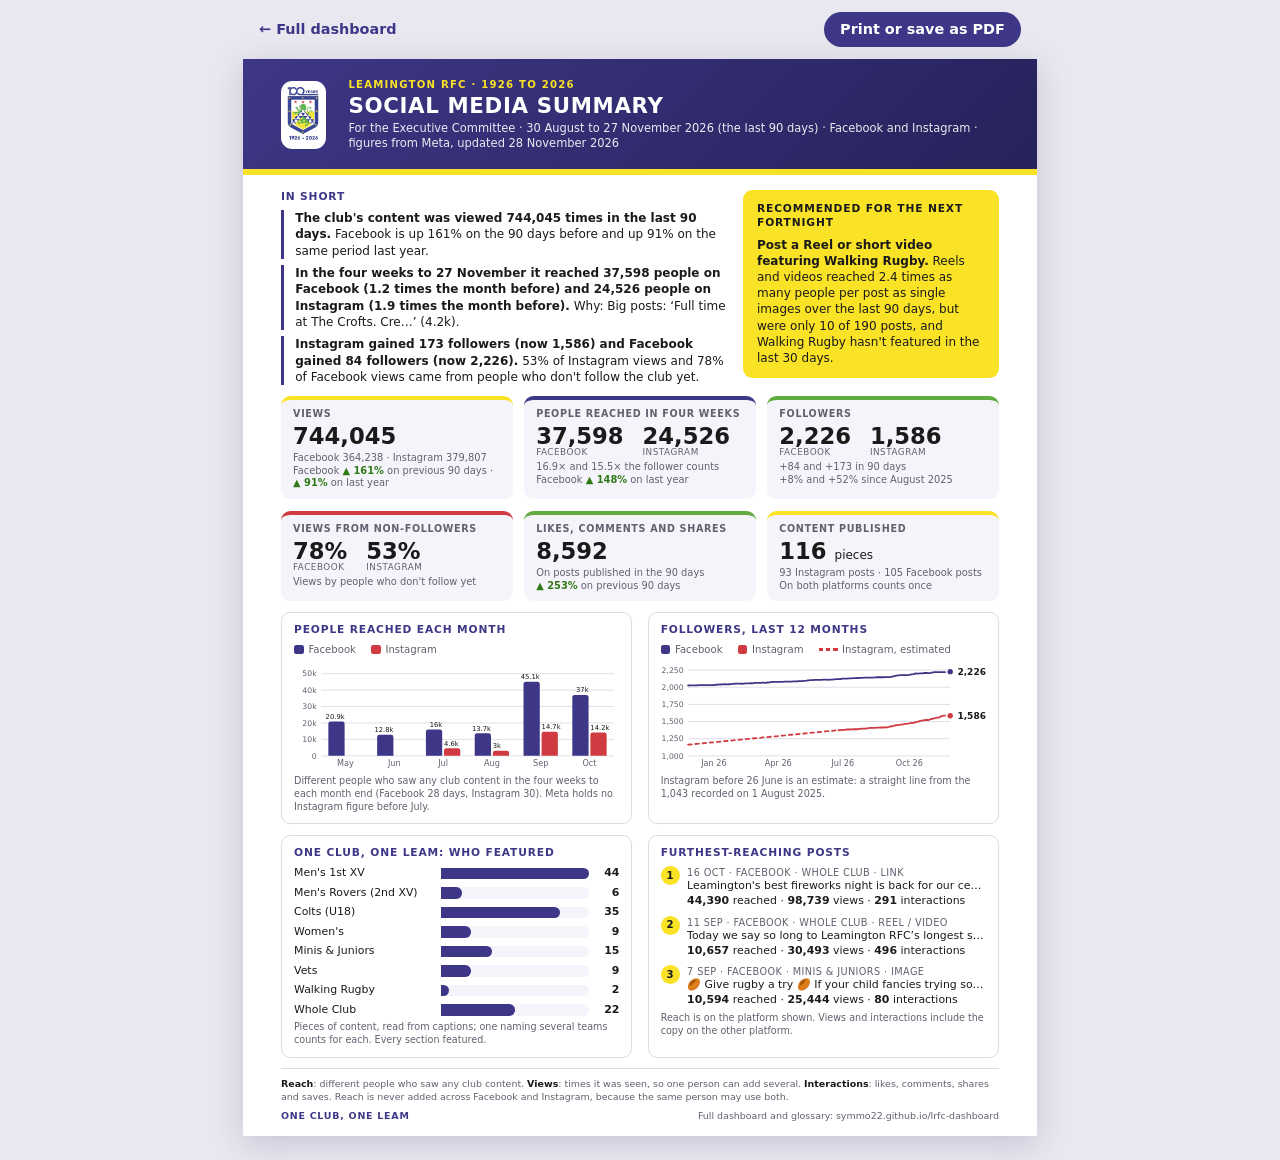
<file: docs/exec.html>
<!DOCTYPE html>
<html lang="en">
<head>
<meta charset="UTF-8">
<meta name="viewport" content="width=device-width, initial-scale=1">
<title>Leamington RFC · Social media summary for the Executive Committee</title>
<link rel="stylesheet" href="https://api.fontshare.com/v2/css?f[]=supreme@400,700&display=swap">
<style>
:root{color-scheme:light;--blue:#3E3787;--yellow:#FAE226;--red:#CF3B41;--green:#60AC3F;--ink:#1a1a1a;--muted:#62606f;--soft:#f5f4fa;--line:#dddbe6}
*{box-sizing:border-box}
html{background:#e9e8f0}
body{margin:0;font-family:'Supreme',system-ui,-apple-system,'Segoe UI',sans-serif;color:var(--ink);line-height:1.35;font-size:10.2pt}
.bar{max-width:210mm;margin:0 auto;padding:12px 16px;display:flex;gap:12px;align-items:center;justify-content:space-between;font-size:.9rem}
.bar a{color:var(--blue);font-weight:700;text-decoration:none}
.bar button{font:inherit;font-weight:700;background:var(--blue);color:#fff;border:0;border-radius:999px;padding:.5rem 1rem;cursor:pointer}
.sheet{background:#fff;max-width:210mm;margin:0 auto 24px;box-shadow:0 8px 30px rgba(38,34,90,.18);overflow:hidden}
.head{background:linear-gradient(135deg,#3E3787 0%,#26225A 100%);color:#fff;padding:5mm 10mm 4.5mm;display:flex;align-items:center;gap:6mm;border-bottom:1.6mm solid var(--yellow);-webkit-print-color-adjust:exact;print-color-adjust:exact}
.head .crest{background:#fff;border-radius:3mm;padding:1.4mm 1.6mm;flex-shrink:0}
.head .crest img{height:15mm;display:block}
.head .kicker{color:var(--yellow);font-weight:700;font-size:7.6pt;letter-spacing:.12em;text-transform:uppercase}
.head h1{margin:.4mm 0 0;font-size:16pt;line-height:1.1;text-transform:uppercase;letter-spacing:.03em}
.head p{margin:1mm 0 0;font-size:8.6pt;opacity:.9}
.body{padding:4mm 10mm 3.5mm;display:grid;gap:2.8mm;grid-template-columns:minmax(0,1fr)}
.short>*,.two>*,.tiles>*,.top li>div{min-width:0}
h2{margin:0 0 1.6mm;font-size:8pt;text-transform:uppercase;letter-spacing:.08em;color:var(--blue)}
.short{display:grid;grid-template-columns:minmax(0,1.75fr) minmax(0,1fr);gap:4mm}
.short ol{margin:0;padding:0;list-style:none;display:grid;gap:1.7mm}
.short li{font-size:9pt;padding-left:3mm;border-left:1mm solid var(--blue)}
.rec{background:var(--yellow);border-radius:2.5mm;padding:3.2mm 3.6mm;font-size:9pt;align-self:start;-webkit-print-color-adjust:exact;print-color-adjust:exact}
.rec h2{color:var(--ink)}
.tiles{display:grid;grid-template-columns:repeat(3,minmax(0,1fr));gap:3mm}
.tile{background:var(--soft);border-radius:2.5mm;padding:2.2mm 3.2mm 2.4mm;border-top:1.1mm solid var(--blue);-webkit-print-color-adjust:exact;print-color-adjust:exact}
.tile h3{margin:0 0 1mm;font-size:7.2pt;text-transform:uppercase;letter-spacing:.07em;color:var(--muted)}
.tile .big{font-size:17pt;font-weight:700;line-height:1.05}
.tile .pair{display:flex;gap:5mm}
.tile .pair div{display:flex;flex-direction:column}
.tile .pair small{font-size:6.6pt;text-transform:uppercase;letter-spacing:.06em;color:var(--muted);font-weight:400}
.tile .sub{font-size:7.4pt;color:var(--muted);margin-top:.9mm;line-height:1.3}
.tile .unit{font-size:9pt;font-weight:400}
.up{color:#2f7a16;font-weight:700}.down{color:#b3262c;font-weight:700}.flat{color:var(--muted);font-weight:700}
.two{display:grid;grid-template-columns:repeat(2,minmax(0,1fr));gap:4mm}
.panel{border:.3mm solid var(--line);border-radius:2.5mm;padding:2.6mm 3.2mm}
.panel svg{width:100%;height:auto;display:block;font-family:inherit}
.legend{display:flex;gap:4mm;font-size:7.6pt;color:var(--muted);margin:0 0 1mm;flex-wrap:wrap}
.legend i{display:inline-block;width:2.6mm;height:2.6mm;border-radius:.6mm;margin-right:1.2mm;vertical-align:-.3mm;-webkit-print-color-adjust:exact;print-color-adjust:exact}
.legend i.dash{background:repeating-linear-gradient(90deg,var(--red) 0 1.1mm,transparent 1.1mm 1.9mm);height:.7mm;width:5mm;vertical-align:.7mm;border-radius:0}
.cap{font-size:7.2pt;color:var(--muted);margin:1mm 0 0}
.cov{display:grid;gap:1.25mm}
.cov .row{display:grid;grid-template-columns:37mm 1fr 6mm;gap:2mm;align-items:center;font-size:8.2pt}
.cov .track{height:3mm;background:var(--soft);border-radius:1.5mm;-webkit-print-color-adjust:exact;print-color-adjust:exact}
.cov .fill{height:100%;background:var(--blue);border-radius:0 1.5mm 1.5mm 0;-webkit-print-color-adjust:exact;print-color-adjust:exact}
.cov .n{text-align:right;font-weight:700;font-variant-numeric:tabular-nums}
.cov .row.zero{color:#b3262c;font-weight:700}
.top{margin:0;padding:0;list-style:none;display:grid;gap:1.8mm}
.top li{display:grid;grid-template-columns:5mm 1fr;gap:2mm;font-size:8.2pt}
.top .rank{background:var(--yellow);border-radius:50%;width:5mm;height:5mm;display:grid;place-items:center;font-weight:700;font-size:7.6pt;-webkit-print-color-adjust:exact;print-color-adjust:exact}
.top .meta{color:var(--muted);font-size:7.3pt;text-transform:uppercase;letter-spacing:.04em}
.top .capt{white-space:nowrap;overflow:hidden;text-overflow:ellipsis}
.top a{color:inherit;text-decoration:none}
.foot{border-top:.3mm solid var(--line);padding-top:2.4mm;font-size:7.1pt;color:var(--muted);display:grid;gap:1mm}
.foot b{color:var(--ink)}
.foot .sig{display:flex;justify-content:space-between;gap:4mm;margin-top:.6mm}
.foot .sig span:first-child{color:var(--blue);font-weight:700;letter-spacing:.08em}
@media (max-width:640px){body{font-size:11pt}.short,.two{grid-template-columns:minmax(0,1fr)}.tiles{grid-template-columns:repeat(2,minmax(0,1fr))}.head{padding:16px}.body{padding:14px}.head h1{font-size:15pt}.tile .big{font-size:15pt}.tile .pair{gap:3mm}.foot .sig{flex-direction:column;gap:1mm}}
/* the measuring copy must use the print layout whatever the screen width */
.measuring .short{grid-template-columns:minmax(0,1.75fr) minmax(0,1fr)}.measuring .two{grid-template-columns:repeat(2,minmax(0,1fr))}.measuring .tiles{grid-template-columns:repeat(3,minmax(0,1fr))}
.measuring{font-size:10.2pt}.measuring .head{padding:5mm 10mm 4.5mm}.measuring .body{padding:4mm 10mm 3.5mm}.measuring .head h1{font-size:16pt}.measuring .tile .big{font-size:17pt}.measuring .tile .pair{gap:5mm}.measuring .foot .sig{flex-direction:row}
@page{size:A4;margin:0}
@media print{html{background:#fff}body{font-size:10.2pt}.bar{display:none}.head{padding:5mm 10mm 4.5mm}.body{padding:4mm 10mm 3.5mm}.head h1{font-size:16pt}.tile .big{font-size:17pt}.tile .pair{gap:5mm}.foot .sig{flex-direction:row}.sheet{box-shadow:none;margin:0;max-width:none;width:210mm}
.short{grid-template-columns:minmax(0,1.75fr) minmax(0,1fr)}.two{grid-template-columns:repeat(2,minmax(0,1fr))}.tiles{grid-template-columns:repeat(3,minmax(0,1fr))}.sheet{zoom:var(--fit,1)}}
</style>
</head>
<body>
<div class="bar"><a href="index.html">← Full dashboard</a><button type="button" onclick="window.print()">Print or save as PDF</button></div>
<article class="sheet">
  <header class="head">
    <div class="crest"><img src="[data-uri]" alt="Leamington RFC centenary crest"></div>
    <div>
      <div class="kicker">Leamington RFC · 1926 to 2026</div>
      <h1>Social media summary</h1>
      <p>For the Executive Committee · 30 August to 27 November 2026 (the last 90 days) · Facebook and Instagram · figures from Meta, updated 28 November 2026</p>
    </div>
  </header>
  <div class="body">
    <section class="short">
      <div><h2>In short</h2><ol><li><strong>The club's content was viewed 744,045 times in the last 90 days.</strong> Facebook is up 161% on the 90 days before and up 91% on the same period last year.</li><li><strong>In the four weeks to 27 November it reached 37,598 people on Facebook (1.2 times the month before) and 24,526 people on Instagram (1.9 times the month before).</strong> Why: Big posts: ‘Full time at The Crofts. Cre…’ (4.2k).</li><li><strong>Instagram gained 173 followers (now 1,586) and Facebook gained 84 followers (now 2,226).</strong> 53% of Instagram views and 78% of Facebook views came from people who don't follow the club yet.</li></ol></div>
      <div class="rec"><h2>Recommended for the next fortnight</h2><strong>Post a Reel or short video featuring Walking Rugby.</strong> Reels and videos reached 2.4 times as many people per post as single images over the last 90 days, but were only 10 of 190 posts, and Walking Rugby hasn't featured in the last 30 days.</div>
    </section>
    <section class="tiles"><div class='tile' style='border-top-color:#FAE226'><h3>Views</h3><div class='big'>744,045</div><div class='sub'>Facebook 364,238 · Instagram 379,807<br>Facebook <span class='up'>▲ 161%</span> on previous 90 days · <span class='up'>▲ 91%</span> on last year</div></div><div class='tile' style='border-top-color:#3E3787'><h3>People reached in four weeks</h3><div class='big'><div class='pair'><div>37,598<small>Facebook</small></div><div>24,526<small>Instagram</small></div></div></div><div class='sub'>16.9× and 15.5× the follower counts<br>Facebook <span class='up'>▲ 148%</span> on last year</div></div><div class='tile' style='border-top-color:#60AC3F'><h3>Followers</h3><div class='big'><div class='pair'><div>2,226<small>Facebook</small></div><div>1,586<small>Instagram</small></div></div></div><div class='sub'>+84 and +173 in 90 days<br>+8% and +52% since August 2025</div></div><div class='tile' style='border-top-color:#CF3B41'><h3>Views from non-followers</h3><div class='big'><div class='pair'><div>78%<small>Facebook</small></div><div>53%<small>Instagram</small></div></div></div><div class='sub'>Views by people who don't follow yet</div></div><div class='tile' style='border-top-color:#60AC3F'><h3>Likes, comments and shares</h3><div class='big'>8,592</div><div class='sub'>On posts published in the 90 days<br><span class='up'>▲ 253%</span> on previous 90 days</div></div><div class='tile' style='border-top-color:#FAE226'><h3>Content published</h3><div class='big'>116 <span class='unit'>pieces</span></div><div class='sub'>93 Instagram posts · 105 Facebook posts<br>On both platforms counts once</div></div></section>
    <section class="two"><div class='panel'><h2>People reached each month</h2><div class='legend'><span><i style='background:#3E3787'></i>Facebook</span><span><i style='background:#CF3B41'></i>Instagram</span></div><svg viewBox='0 0 360 122' role='img' aria-label='Column chart of people reached each month on Facebook and Instagram' xmlns='http://www.w3.org/2000/svg'><line x1='30' x2='354' y1='105.0' y2='105.0' stroke='#dddbe6' stroke-width='1'/><text x='25' y='108.0' text-anchor='end' font-size='8.5' fill='#62606f'>0</text><line x1='30' x2='354' y1='86.8' y2='86.8' stroke='#dddbe6' stroke-width='1'/><text x='25' y='89.8' text-anchor='end' font-size='8.5' fill='#62606f'>10k</text><line x1='30' x2='354' y1='68.6' y2='68.6' stroke='#dddbe6' stroke-width='1'/><text x='25' y='71.6' text-anchor='end' font-size='8.5' fill='#62606f'>20k</text><line x1='30' x2='354' y1='50.4' y2='50.4' stroke='#dddbe6' stroke-width='1'/><text x='25' y='53.4' text-anchor='end' font-size='8.5' fill='#62606f'>30k</text><line x1='30' x2='354' y1='32.2' y2='32.2' stroke='#dddbe6' stroke-width='1'/><text x='25' y='35.2' text-anchor='end' font-size='8.5' fill='#62606f'>40k</text><line x1='30' x2='354' y1='14.0' y2='14.0' stroke='#dddbe6' stroke-width='1'/><text x='25' y='17.0' text-anchor='end' font-size='8.5' fill='#62606f'>50k</text><path d='M38.0,105.0 V69.5 Q38.0,67.0 40.5,67.0 H53.5 Q56.0,67.0 56.0,69.5 V105.0 Z' fill='#3E3787'><title>Facebook, May: 20,861 people</title></path><text x='56.0' y='64.0' text-anchor='end' font-size='7.5' fill='#1a1a1a'>20.9k</text><text x='57.0' y='116' text-anchor='middle' font-size='9' fill='#62606f'>May</text><path d='M92.0,105.0 V84.2 Q92.0,81.7 94.5,81.7 H107.5 Q110.0,81.7 110.0,84.2 V105.0 Z' fill='#3E3787'><title>Facebook, Jun: 12,816 people</title></path><text x='110.0' y='78.7' text-anchor='end' font-size='7.5' fill='#1a1a1a'>12.8k</text><text x='111.0' y='116' text-anchor='middle' font-size='9' fill='#62606f'>Jun</text><path d='M146.0,105.0 V78.4 Q146.0,75.9 148.5,75.9 H161.5 Q164.0,75.9 164.0,78.4 V105.0 Z' fill='#3E3787'><title>Facebook, Jul: 15,986 people</title></path><text x='164.0' y='72.9' text-anchor='end' font-size='7.5' fill='#1a1a1a'>16k</text><path d='M166.0,105.0 V99.2 Q166.0,96.7 168.5,96.7 H181.5 Q184.0,96.7 184.0,99.2 V105.0 Z' fill='#CF3B41'><title>Instagram, Jul: 4,569 people</title></path><text x='166.0' y='93.7' text-anchor='start' font-size='7.5' fill='#1a1a1a'>4.6k</text><text x='165.0' y='116' text-anchor='middle' font-size='9' fill='#62606f'>Jul</text><path d='M200.0,105.0 V82.5 Q200.0,80.0 202.5,80.0 H215.5 Q218.0,80.0 218.0,82.5 V105.0 Z' fill='#3E3787'><title>Facebook, Aug: 13,736 people</title></path><text x='218.0' y='77.0' text-anchor='end' font-size='7.5' fill='#1a1a1a'>13.7k</text><path d='M220.0,105.0 V101.9 Q220.0,99.4 222.5,99.4 H235.5 Q238.0,99.4 238.0,101.9 V105.0 Z' fill='#CF3B41'><title>Instagram, Aug: 3,050 people</title></path><text x='220.0' y='96.4' text-anchor='start' font-size='7.5' fill='#1a1a1a'>3k</text><text x='219.0' y='116' text-anchor='middle' font-size='9' fill='#62606f'>Aug</text><path d='M254.0,105.0 V25.4 Q254.0,22.9 256.5,22.9 H269.5 Q272.0,22.9 272.0,25.4 V105.0 Z' fill='#3E3787'><title>Facebook, Sep: 45,136 people</title></path><text x='272.0' y='19.9' text-anchor='end' font-size='7.5' fill='#1a1a1a'>45.1k</text><path d='M274.0,105.0 V80.7 Q274.0,78.2 276.5,78.2 H289.5 Q292.0,78.2 292.0,80.7 V105.0 Z' fill='#CF3B41'><title>Instagram, Sep: 14,749 people</title></path><text x='274.0' y='75.2' text-anchor='start' font-size='7.5' fill='#1a1a1a'>14.7k</text><text x='273.0' y='116' text-anchor='middle' font-size='9' fill='#62606f'>Sep</text><path d='M308.0,105.0 V40.1 Q308.0,37.6 310.5,37.6 H323.5 Q326.0,37.6 326.0,40.1 V105.0 Z' fill='#3E3787'><title>Facebook, Oct: 37,015 people</title></path><text x='326.0' y='34.6' text-anchor='end' font-size='7.5' fill='#1a1a1a'>37k</text><path d='M328.0,105.0 V81.7 Q328.0,79.2 330.5,79.2 H343.5 Q346.0,79.2 346.0,81.7 V105.0 Z' fill='#CF3B41'><title>Instagram, Oct: 14,154 people</title></path><text x='328.0' y='76.2' text-anchor='start' font-size='7.5' fill='#1a1a1a'>14.2k</text><text x='327.0' y='116' text-anchor='middle' font-size='9' fill='#62606f'>Oct</text></svg><p class='cap'>Different people who saw any club content in the four weeks to each month end (Facebook 28 days, Instagram 30). Meta holds no Instagram figure before July.</p></div><div class='panel'><h2>Followers, last 12 months</h2><div class='legend'><span><i style='background:#3E3787'></i>Facebook</span><span><i style='background:#CF3B41'></i>Instagram</span><span><i class='dash'></i>Instagram, estimated</span></div><svg viewBox='0 0 360 122' role='img' aria-label='Line chart of Facebook and Instagram followers over the last 12 months' xmlns='http://www.w3.org/2000/svg'><line x1='30' x2='320' y1='105.0' y2='105.0' stroke='#dddbe6' stroke-width='1'/><text x='25' y='108.0' text-anchor='end' font-size='8.5' fill='#62606f'>1,000</text><line x1='30' x2='320' y1='86.0' y2='86.0' stroke='#dddbe6' stroke-width='1'/><text x='25' y='89.0' text-anchor='end' font-size='8.5' fill='#62606f'>1,250</text><line x1='30' x2='320' y1='67.0' y2='67.0' stroke='#dddbe6' stroke-width='1'/><text x='25' y='70.0' text-anchor='end' font-size='8.5' fill='#62606f'>1,500</text><line x1='30' x2='320' y1='48.0' y2='48.0' stroke='#dddbe6' stroke-width='1'/><text x='25' y='51.0' text-anchor='end' font-size='8.5' fill='#62606f'>1,750</text><line x1='30' x2='320' y1='29.0' y2='29.0' stroke='#dddbe6' stroke-width='1'/><text x='25' y='32.0' text-anchor='end' font-size='8.5' fill='#62606f'>2,000</text><line x1='30' x2='320' y1='10.0' y2='10.0' stroke='#dddbe6' stroke-width='1'/><text x='25' y='13.0' text-anchor='end' font-size='8.5' fill='#62606f'>2,250</text><text x='58.5' y='116' text-anchor='middle' font-size='9' fill='#62606f'>Jan 26</text><text x='129.8' y='116' text-anchor='middle' font-size='9' fill='#62606f'>Apr 26</text><text x='201.1' y='116' text-anchor='middle' font-size='9' fill='#62606f'>Jul 26</text><text x='274.8' y='116' text-anchor='middle' font-size='9' fill='#62606f'>Oct 26</text><path d='M30.0,92.6 L32.4,92.4 L34.8,92.2 L37.1,91.9 L39.5,91.7 L41.9,91.5 L44.3,91.2 L46.6,91.0 L49.0,90.8 L51.4,90.6 L53.8,90.3 L56.1,90.1 L58.5,89.9 L60.9,89.6 L63.3,89.4 L65.7,89.2 L68.0,89.0 L70.4,88.7 L72.8,88.5 L75.2,88.3 L77.5,88.1 L79.9,87.8 L82.3,87.6 L84.7,87.4 L87.0,87.1 L89.4,86.9 L91.8,86.7 L94.2,86.5 L96.6,86.2 L98.9,86.0 L101.3,85.8 L103.7,85.5 L106.1,85.3 L108.4,85.1 L110.8,84.9 L113.2,84.6 L115.6,84.4 L118.0,84.2 L120.3,83.9 L122.7,83.7 L125.1,83.5 L127.5,83.3 L129.8,83.0 L132.2,82.7 L134.6,82.5 L137.0,82.3 L139.3,82.0 L141.7,81.8 L144.1,81.6 L146.5,81.4 L148.9,81.1 L151.2,80.9 L153.6,80.7 L156.0,80.5 L158.4,80.2 L160.7,80.0 L163.1,79.8 L165.5,79.5 L167.9,79.3 L170.2,79.1 L172.6,78.9 L175.0,78.6 L177.4,78.4 L179.8,78.2 L182.1,77.9 L184.5,77.7 L186.9,77.5 L189.3,77.3 L191.6,77.0 L194.0,76.8 L196.4,76.6' fill='none' stroke='#CF3B41' stroke-width='2' stroke-dasharray='4 4' stroke-linecap='round'/><path d='M30.0,27.1 L32.4,26.9 L34.8,27.0 L37.1,26.9 L39.5,26.9 L41.9,26.8 L44.3,26.8 L46.6,26.8 L49.0,26.7 L51.4,26.7 L53.8,26.6 L56.1,26.6 L58.5,26.6 L60.9,26.3 L63.3,26.2 L65.7,26.0 L68.0,25.9 L70.4,25.7 L72.8,25.9 L75.2,25.7 L77.5,25.5 L79.9,25.3 L82.3,25.1 L84.7,25.1 L87.0,25.1 L89.4,25.2 L91.8,25.0 L94.2,24.7 L96.6,24.7 L98.9,24.6 L101.3,24.7 L103.7,24.2 L106.1,24.2 L108.4,24.2 L110.8,24.1 L113.2,23.9 L115.6,24.1 L118.0,23.8 L120.3,23.7 L122.7,23.1 L125.1,23.1 L127.5,23.2 L129.8,23.1 L132.2,23.1 L134.6,23.1 L137.0,22.9 L139.3,22.8 L141.7,22.8 L144.1,22.9 L146.5,22.6 L148.9,22.5 L151.2,22.4 L153.6,22.2 L156.0,22.2 L158.4,21.9 L160.7,21.8 L163.1,21.4 L165.5,21.1 L167.9,21.2 L170.2,20.8 L172.6,20.9 L175.0,20.9 L177.4,20.8 L179.8,20.7 L182.1,20.6 L184.5,20.8 L186.9,20.6 L189.3,20.6 L191.6,20.3 L194.0,20.1 L196.4,20.1 L198.8,19.9 L201.1,19.6 L203.5,19.6 L205.9,19.6 L208.3,19.3 L210.7,19.2 L213.0,18.9 L215.4,18.9 L217.8,18.8 L220.2,18.7 L222.5,18.7 L224.9,18.5 L227.3,18.4 L229.7,18.3 L232.0,18.3 L234.4,18.3 L236.8,18.2 L239.2,18.0 L241.6,18.0 L243.9,18.0 L246.3,18.0 L248.7,17.9 L251.1,17.9 L253.4,17.8 L255.8,17.4 L258.2,16.8 L260.6,16.2 L263.0,15.9 L265.3,15.6 L267.7,15.6 L270.1,15.7 L272.5,15.7 L274.8,15.4 L277.2,14.9 L279.6,14.6 L282.0,13.7 L284.3,13.9 L286.7,13.7 L289.1,13.6 L291.5,13.3 L293.9,13.3 L296.2,13.4 L298.6,13.2 L301.0,12.7 L303.4,12.4 L305.7,12.4 L308.1,12.4 L310.5,12.4 L312.9,12.4 L315.2,12.3 L317.6,12.0 L320.0,11.8' fill='none' stroke='#3E3787' stroke-width='2' stroke-linejoin='round' stroke-linecap='round'/><path d='M196.4,76.6 L198.8,76.5 L201.1,76.3 L203.5,76.2 L205.9,75.7 L208.3,75.8 L210.7,75.7 L213.0,75.4 L215.4,75.5 L217.8,75.5 L220.2,75.1 L222.5,74.8 L224.9,74.9 L227.3,74.7 L229.7,74.2 L232.0,74.1 L234.4,74.1 L236.8,74.0 L239.2,73.8 L241.6,73.7 L243.9,73.5 L246.3,73.6 L248.7,73.5 L251.1,73.3 L253.4,72.5 L255.8,72.2 L258.2,71.5 L260.6,70.9 L263.0,70.8 L265.3,70.3 L267.7,70.2 L270.1,69.5 L272.5,69.4 L274.8,69.1 L277.2,68.5 L279.6,68.4 L282.0,67.6 L284.3,67.2 L286.7,66.3 L289.1,65.9 L291.5,65.5 L293.9,65.1 L296.2,65.3 L298.6,64.4 L301.0,63.9 L303.4,63.3 L305.7,62.7 L308.1,62.4 L310.5,60.9 L312.9,60.5 L315.2,60.4 L317.6,60.3 L320.0,60.5' fill='none' stroke='#CF3B41' stroke-width='2' stroke-linejoin='round' stroke-linecap='round'/><circle cx='320.0' cy='11.8' r='4' fill='#3E3787' stroke='#fff' stroke-width='2'/><text x='328.0' y='15.3' font-size='10' font-weight='700' fill='#1a1a1a'>2,226</text><circle cx='320.0' cy='60.5' r='4' fill='#CF3B41' stroke='#fff' stroke-width='2'/><text x='328.0' y='64.0' font-size='10' font-weight='700' fill='#1a1a1a'>1,586</text></svg><p class='cap'>Instagram before 26 June is an estimate: a straight line from the 1,043 recorded on 1 August 2025.</p></div></section>
    <section class="two"><div class='panel'><h2>One Club, One Leam: who featured</h2><div class='cov'><div class='row'><span>Men&#x27;s 1st XV</span><div class='track'><div class='fill' style='width:100%'></div></div><span class='n'>44</span></div><div class='row'><span>Men&#x27;s Rovers (2nd XV)</span><div class='track'><div class='fill' style='width:14%'></div></div><span class='n'>6</span></div><div class='row'><span>Colts (U18)</span><div class='track'><div class='fill' style='width:80%'></div></div><span class='n'>35</span></div><div class='row'><span>Women&#x27;s</span><div class='track'><div class='fill' style='width:20%'></div></div><span class='n'>9</span></div><div class='row'><span>Minis &amp; Juniors</span><div class='track'><div class='fill' style='width:34%'></div></div><span class='n'>15</span></div><div class='row'><span>Vets</span><div class='track'><div class='fill' style='width:20%'></div></div><span class='n'>9</span></div><div class='row'><span>Walking Rugby</span><div class='track'><div class='fill' style='width:5%'></div></div><span class='n'>2</span></div><div class='row'><span>Whole Club</span><div class='track'><div class='fill' style='width:50%'></div></div><span class='n'>22</span></div></div><p class='cap'>Pieces of content, read from captions; one naming several teams counts for each. Every section featured.</p></div><div class='panel'><h2>Furthest-reaching posts</h2><ol class='top'><li><span class='rank'>1</span><div><div class='meta'>16 Oct · Facebook · Whole Club · Link</div><a href='https://www.facebook.com/1633445288718753/posts/1660657145997567'><div class='capt'>Leamington&#x27;s best fireworks night is back for our centenary year 🎆 Top quality fireworks display ✅ Fairground </div></a><div><b>44,390</b> reached · <b>98,739</b> views · <b>291</b> interactions</div></div></li><li><span class='rank'>2</span><div><div class='meta'>11 Sep · Facebook · Whole Club · Reel / video</div><a href='https://www.facebook.com/reel/1722882032124799/'><div class='capt'>Today we say so long to Leamington RFC’s longest standing supporter Dick Ashley. Having joined the club in his</div></a><div><b>10,657</b> reached · <b>30,493</b> views · <b>496</b> interactions</div></div></li><li><span class='rank'>3</span><div><div class='meta'>7 Sep · Facebook · Minis &amp; Juniors · Image</div><a href='https://www.facebook.com/1633445288718753/posts/1621715429891739'><div class='capt'>🏉 Give rugby a try 🏉 If your child fancies trying something new, come down to Moorefields and have a go. Boys </div></a><div><b>10,594</b> reached · <b>25,444</b> views · <b>80</b> interactions</div></div></li></ol><p class='cap'>Reach is on the platform shown. Views and interactions include the copy on the other platform.</p></div></section>
    <footer class="foot">
      <div><b>Reach</b>: different people who saw any club content. <b>Views</b>: times it was seen, so one person can add several. <b>Interactions</b>: likes, comments, shares and saves. Reach is never added across Facebook and Instagram, because the same person may use both.</div>
      <div class="sig"><span>ONE CLUB, ONE LEAM</span><span>Full dashboard and glossary: symmo22.github.io/lrfc-dashboard</span></div>
    </footer>
  </div>
</article>
<script>
/* Print safety net. The page is designed to fit one A4 sheet. If a long
   caption or an unusual font ever makes it taller, shrink it to fit rather
   than spilling onto a second page. The page works without this. */
(function () {
  function fit() {
    var sheet = document.querySelector('.sheet');
    var probe = sheet.cloneNode(true);
    probe.style.cssText = 'position:absolute;left:-9999px;top:0;width:210mm;max-width:none;visibility:hidden';
    probe.classList.add('measuring');
    document.body.appendChild(probe);
    var mm = probe.getBoundingClientRect().width / 210;
    var tall = probe.getBoundingClientRect().height / mm;
    document.body.removeChild(probe);
    document.documentElement.style.setProperty('--fit', tall > 295 ? (295 / tall).toFixed(3) : 1);
  }
  window.addEventListener('beforeprint', fit);
  if (document.fonts && document.fonts.ready) { document.fonts.ready.then(fit); } else { fit(); }
})();
</script>
</body>
</html>
</file>
